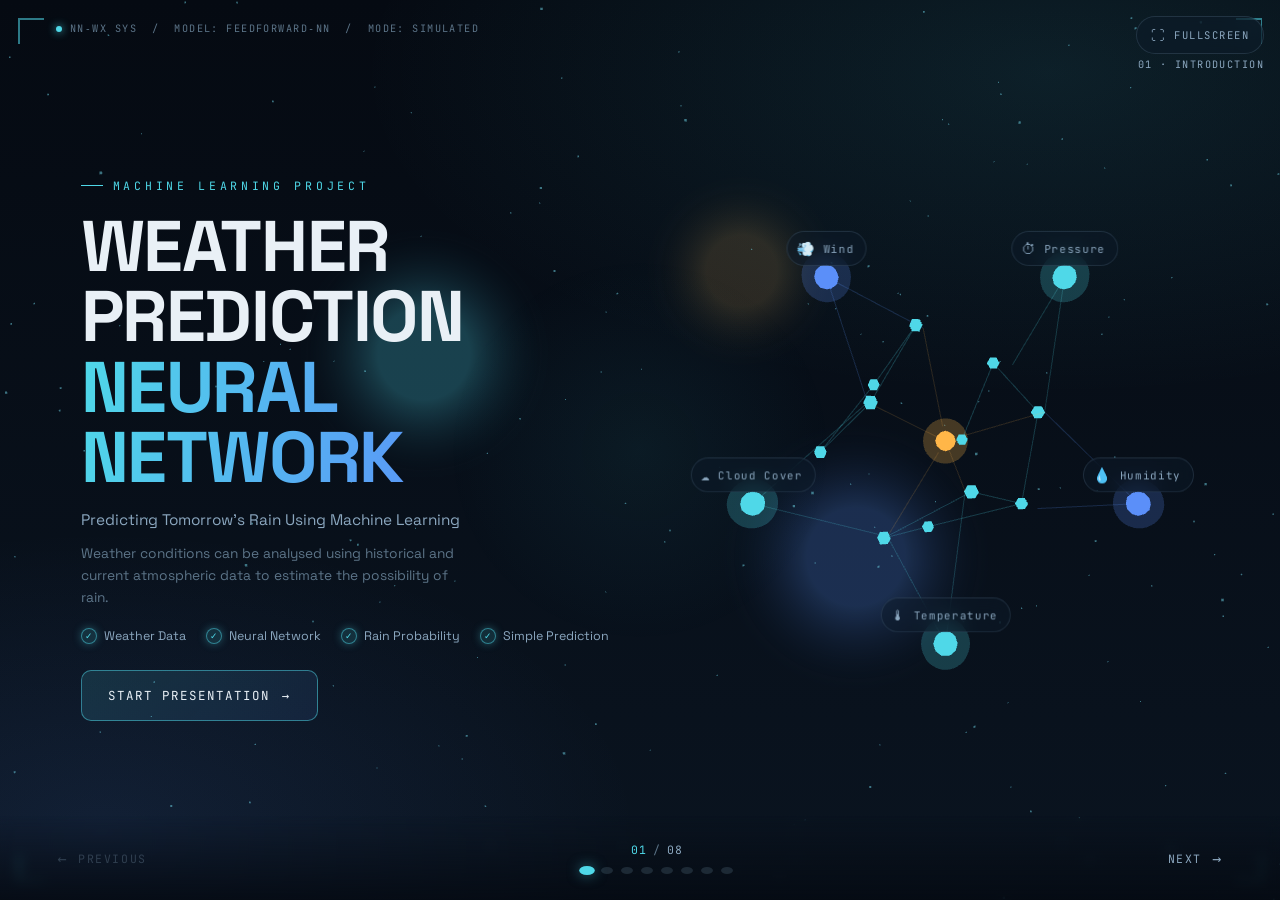
<file: weather-nn-presentation/index.html>
<!DOCTYPE html>
<html lang="en">
<head>
<meta charset="UTF-8">
<meta name="viewport" content="width=device-width, initial-scale=1, viewport-fit=cover">
<meta name="color-scheme" content="dark">
<title>Weather Prediction Neural Network — College Project Presentation</title>
<link rel="stylesheet" href="style.css">
</head>
<body data-active-slide="1">

  <!-- Loader -->
  <div id="loader">
    <div class="loader-mark">NN&#8209;WX</div>
    <div class="loader-track"><div class="loader-bar"></div></div>
    <div class="loader-text">CALIBRATING INSTRUMENTS…</div>
  </div>

  <!-- Ambient 3D background, persists across all slides -->
  <canvas id="bg-canvas"></canvas>

  <!-- Signature HUD chrome -->
  <div class="hud-frame" aria-hidden="true">
    <span class="hud-corner hud-corner--tl"></span>
    <span class="hud-corner hud-corner--tr"></span>
    <span class="hud-corner hud-corner--bl"></span>
    <span class="hud-corner hud-corner--br"></span>
  </div>
  <div class="hud-strip hud-strip--left" aria-hidden="true">
    <span class="hud-dot"></span> NN&#8209;WX SYS &nbsp;/&nbsp; MODEL: FEEDFORWARD&#8209;NN &nbsp;/&nbsp; MODE: SIMULATED
  </div>
  <div class="hud-strip hud-strip--right" aria-hidden="true">
    <span id="hud-slide-name">INTRODUCTION</span>
  </div>

  <button id="fullscreen-btn" class="hud-btn" type="button" aria-label="Toggle fullscreen presentation">
    <span class="hud-btn-icon">&#9974;</span> <span class="hud-btn-label">FULLSCREEN</span>
  </button>

  <div id="cursor-glow" aria-hidden="true"></div>

  <!-- Projected 3D-node labels live here (never inside a transformed/animated
       ancestor, so position:fixed stays viewport-relative) -->
  <div id="label-layer" aria-hidden="true">
    <div class="node-label" data-node="temperature" data-slide="1"><span class="node-ico">&#127777;</span>Temperature</div>
    <div class="node-label" data-node="humidity" data-slide="1"><span class="node-ico">&#128167;</span>Humidity</div>
    <div class="node-label" data-node="pressure" data-slide="1"><span class="node-ico">&#9201;</span>Pressure</div>
    <div class="node-label" data-node="wind" data-slide="1"><span class="node-ico">&#128168;</span>Wind</div>
    <div class="node-label" data-node="cloud" data-slide="1"><span class="node-ico">&#9729;</span>Cloud Cover</div>

    <div class="net-input-label" data-node="0" data-slide="7">Temperature</div>
    <div class="net-input-label" data-node="1" data-slide="7">Humidity</div>
    <div class="net-input-label" data-node="2" data-slide="7">Pressure</div>
    <div class="net-input-label" data-node="3" data-slide="7">Wind Speed</div>
    <div class="net-input-label" data-node="4" data-slide="7">Cloud Cover</div>
  </div>

  <!-- ============ DECK ============ -->
  <main id="deck">

    <!-- SLIDE 1 — TITLE / INTRODUCTION -->
    <section class="slide" id="slide-1" data-slide="1" aria-label="Introduction">
      <div class="slide-inner slide1-grid">
        <div class="slide1-text">
          <p class="eyebrow" data-reveal="0">Machine Learning Project</p>
          <h1 class="hero-title">
            <span class="line" data-reveal="1">WEATHER PREDICTION</span>
            <span class="line line--accent" data-reveal="2">NEURAL NETWORK</span>
          </h1>
          <p class="hero-subtitle" data-reveal="3">Predicting Tomorrow's Rain Using Machine Learning</p>
          <p class="intro-line" data-reveal="4">Weather conditions can be analysed using historical and current atmospheric data to estimate the possibility of rain.</p>

          <div class="tick-pill-row" data-reveal="5">
            <span class="tick-pill"><span class="tick-mark">&#10003;</span>Weather Data</span>
            <span class="tick-pill"><span class="tick-mark">&#10003;</span>Neural Network</span>
            <span class="tick-pill"><span class="tick-mark">&#10003;</span>Rain Probability</span>
            <span class="tick-pill"><span class="tick-mark">&#10003;</span>Simple Prediction</span>
          </div>

          <button class="btn-primary" id="start-btn" type="button" data-reveal="6">
            START PRESENTATION <span class="arrow">→</span>
          </button>
        </div>
        <div class="slide1-visual">
          <canvas id="hero-canvas"></canvas>
        </div>
      </div>
    </section>

    <!-- SLIDE 2 — LITERATURE SURVEY -->
    <section class="slide" id="slide-2" data-slide="2" aria-label="Literature Survey">
      <div class="slide-inner slide2-layout">
        <p class="eyebrow" data-reveal="0">Background</p>
        <h2 class="slide-title" data-reveal="1">Literature Survey</h2>
        <p class="section-lead" data-reveal="2">Before developing my project, I studied different approaches used for weather prediction.</p>

        <div class="lit-cards">
          <div class="glass-card lit-card" data-reveal="3">
            <span class="card-num">CARD 01</span>
            <h3 class="lit-card-title">Traditional Methods</h3>
            <ul class="tick-list">
              <li class="tick-item"><span class="tick-mark">&#10003;</span>Historical weather observations</li>
              <li class="tick-item"><span class="tick-mark">&#10003;</span>Statistical analysis</li>
              <li class="tick-item"><span class="tick-mark">&#10003;</span>Rule-based prediction</li>
            </ul>
          </div>
          <div class="glass-card lit-card" data-reveal="4">
            <span class="card-num">CARD 02</span>
            <h3 class="lit-card-title">Machine Learning</h3>
            <ul class="tick-list">
              <li class="tick-item"><span class="tick-mark">&#10003;</span>Uses multiple weather features</li>
              <li class="tick-item"><span class="tick-mark">&#10003;</span>Learns patterns from data</li>
              <li class="tick-item"><span class="tick-mark">&#10003;</span>Supports prediction tasks</li>
            </ul>
          </div>
          <div class="glass-card lit-card" data-reveal="5">
            <span class="card-num">CARD 03</span>
            <h3 class="lit-card-title">Neural Networks</h3>
            <ul class="tick-list">
              <li class="tick-item"><span class="tick-mark">&#10003;</span>Learns complex relationships</li>
              <li class="tick-item"><span class="tick-mark">&#10003;</span>Handles multiple inputs</li>
              <li class="tick-item"><span class="tick-mark">&#10003;</span>Produces probability-based output</li>
            </ul>
          </div>
        </div>

        <div class="flow-strip" data-reveal="6">
          <span class="flow-step is-lit">Historical Data</span>
          <span class="flow-arrow">→</span>
          <span class="flow-step">Statistical Methods</span>
          <span class="flow-arrow">→</span>
          <span class="flow-step">Machine Learning</span>
          <span class="flow-arrow">→</span>
          <span class="flow-step">Neural Network</span>
        </div>
         <p class="note-line" data-reveal="7">The first is traditional weather prediction, which uses atmospheric measurements and mathematical forecasting methods.</p>
          <p class="note-line" data-reveal="7">The second is Machine Learning, where the computer learns patterns from historical weather data.</p>

        <p class="note-line" data-reveal="7">The third is Neural Networks, which can learn complex relationships between multiple weather parameters.</p>
      </div>
    </section>

    <!-- SLIDE 3 — PROBLEM STATEMENT + OBJECTIVES -->
    <section class="slide" id="slide-3" data-slide="3" aria-label="Problem Statement and Objectives">
      <div class="slide-inner slide3-layout">
        <p class="eyebrow" data-reveal="0">Problem Statement</p>
        <h2 class="statement" data-reveal="1">Can we predict tomorrow's rain from today's weather conditions?</h2>

        <div class="problem-grid">
          <div class="problem-visual" data-reveal="2">
            <div class="orbit">
              <div class="orbit-core">
                <span class="orbit-core-ring"></span>
                <span class="orbit-core-glow"></span>
              </div>
              <div class="param-node param-node--1"><span class="flow-dot"></span><span class="param-ico">&#127777;</span><span class="param-label">Temperature</span></div>
              <div class="param-node param-node--2"><span class="flow-dot"></span><span class="param-ico">&#128167;</span><span class="param-label">Humidity</span></div>
              <div class="param-node param-node--3"><span class="flow-dot"></span><span class="param-ico">&#9201;</span><span class="param-label">Pressure</span></div>
              <div class="param-node param-node--4"><span class="flow-dot"></span><span class="param-ico">&#128168;</span><span class="param-label">Wind Speed</span></div>
              <div class="param-node param-node--5"><span class="flow-dot"></span><span class="param-ico">&#9729;</span><span class="param-label">Cloud Cover</span></div>
            </div>
            <div class="flow-strip">
              <span class="flow-step is-lit">Weather Data</span>
              <span class="flow-arrow">→</span>
              <span class="flow-step">Analysis</span>
              <span class="flow-arrow">→</span>
              <span class="flow-step">Rain Prediction</span>
            </div>
          </div>

          <div class="glass-card objectives-card" data-reveal="3">
            <span class="card-eyebrow">Objectives</span>
            <ul class="tick-list">
              <li class="tick-item"><span class="tick-mark">&#10003;</span>Analyse important weather parameters</li>
              <li class="tick-item"><span class="tick-mark">&#10003;</span>Prepare data for prediction</li>
              <li class="tick-item"><span class="tick-mark">&#10003;</span>Build a neural-network model</li>
              <li class="tick-item"><span class="tick-mark">&#10003;</span>Estimate rain probability</li>
              <li class="tick-item"><span class="tick-mark">&#10003;</span>Present a simple rain / no-rain result</li>
            </ul>
          </div>
        </div>
      </div>
    </section>

    <!-- SLIDE 4 — SCOPE & LIMITATIONS -->
    <section class="slide" id="slide-4" data-slide="4" aria-label="Scope and Limitations">
      <div class="slide-inner slide4-layout">
        <p class="eyebrow" data-reveal="0">Project Boundaries</p>
        <h2 class="slide-title" data-reveal="1">Scope</h2>

        <div class="two-col">
          <div class="glass-card scope-panel" data-reveal="2">
            <div class="panel-header">
              <span class="panel-icon panel-icon--ok">&#10003;</span>
              <span class="card-eyebrow">Scope</span>
            </div>
            <ul class="tick-list">
              <li class="tick-item"><span class="tick-mark">&#10003;</span>Weather-based prediction</li>
              <li class="tick-item"><span class="tick-mark">&#10003;</span>Multiple atmospheric inputs</li>
              <li class="tick-item"><span class="tick-mark">&#10003;</span>Neural-network learning</li>
              <li class="tick-item"><span class="tick-mark">&#10003;</span>Rain probability estimation</li>
              <li class="tick-item"><span class="tick-mark">&#10003;</span>Educational ML demonstration</li>
            </ul>
          </div>
          <div class="glass-card limit-panel" data-reveal="3">
          </div>
        </div>

        <div class="flow-strip" data-reveal="4">
          <span class="flow-step is-lit">Input Weather</span>
          <span class="flow-arrow">→</span>
          <span class="flow-step">Neural Network</span>
          <span class="flow-arrow">→</span>
          <span class="flow-step">Probability</span>
          <span class="flow-arrow">→</span>
          <span class="flow-step">Rain / No Rain</span>
        </div>
      </div>
    </section>

    <!-- SLIDE 5 — SOFTWARE & HARDWARE REQUIREMENTS -->
    <section class="slide" id="slide-5" data-slide="5" aria-label="Software and Hardware Requirements">
      <div class="slide-inner slide5-layout">
        <p class="eyebrow" data-reveal="0">Project Setup</p>
        <h2 class="slide-title" data-reveal="1">Requirements</h2>

        <div class="two-col">
          <div class="glass-card req-panel" data-reveal="2">
            <span class="card-eyebrow">Software Requirements</span>
            <ul class="tick-list">
              <li class="tick-item"><span class="tick-mark">&#10003;</span>Python</li>
              <li class="tick-item"><span class="tick-mark">&#10003;</span>Machine Learning / Neural Network libraries</li>
              <li class="tick-item"><span class="tick-mark">&#10003;</span>HTML</li>
              <li class="tick-item"><span class="tick-mark">&#10003;</span>CSS</li>
              <li class="tick-item"><span class="tick-mark">&#10003;</span>JavaScript</li>
              <li class="tick-item"><span class="tick-mark">&#10003;</span>Three.js</li>
              <li class="tick-item"><span class="tick-mark">&#10003;</span>Modern Web Browser</li>
            </ul>
          </div>
          <div class="glass-card req-panel" data-reveal="3">
            <span class="card-eyebrow">Hardware Requirements</span>
            <ul class="tick-list">
              <li class="tick-item"><span class="tick-mark">&#10003;</span>Computer / Laptop</li>
              <li class="tick-item"><span class="tick-mark">&#10003;</span>Basic Processor</li>
              <li class="tick-item"><span class="tick-mark">&#10003;</span>4 GB+ RAM recommended</li>
              <li class="tick-item"><span class="tick-mark">&#10003;</span>Keyboard / Mouse</li>
              <li class="tick-item"><span class="tick-mark">&#10003;</span>Internet connection if external resources are used</li>
            </ul>
          </div>
        </div>

        <div class="req-icons" data-reveal="4">
          <div class="req-icon-item"><span class="req-icon-badge">&#128187;</span><span>Laptop</span></div>
          <div class="req-icon-item"><span class="req-icon-badge">&#128013;</span><span>Python</span></div>
          <div class="req-icon-item"><span class="req-icon-badge">&#127760;</span><span>Browser</span></div>
          <div class="req-icon-item"><span class="req-icon-badge">&#129504;</span><span>Neural Network</span></div>
          <div class="req-icon-item"><span class="req-icon-badge">&#9651;</span><span>Three.js</span></div>
        </div>

        <p class="tagline-mono" data-reveal="5">LIGHTWEIGHT &bull; INTERACTIVE &bull; PRESENTATION READY</p>
      </div>
    </section>

    <!-- SLIDE 6 — METHODOLOGY / SYSTEM WORKFLOW -->
    <section class="slide" id="slide-6" data-slide="6" aria-label="Methodology and System Workflow">
      <div class="slide-inner slide6-layout">
        <p class="eyebrow" data-reveal="0">Methodology</p>
        <h2 class="slide-title" data-reveal="1">How The System Works</h2>

        <div class="pipeline-wrap" data-reveal="2">
          <div class="pipeline-track" id="pipeline-track">
            <div class="data-particle" id="data-particle"></div>

            <div class="stage" data-stage="0">
              <span class="stage-check">&#10003;</span>
              <div class="stage-icon">&#128225;</div>
              <div class="stage-label">Weather Data</div>
              <div class="stage-sub">Collect</div>
            </div>
            <div class="pipe-seg"></div>
            <div class="stage" data-stage="1">
              <span class="stage-check">&#10003;</span>
              <div class="stage-icon">&#129513;</div>
              <div class="stage-label">Preprocessing</div>
              <div class="stage-sub">Clean</div>
            </div>
            <div class="pipe-seg"></div>
            <div class="stage" data-stage="2">
              <span class="stage-check">&#10003;</span>
              <div class="stage-icon">&#128202;</div>
              <div class="stage-label">Feature Scaling</div>
              <div class="stage-sub">Transform</div>
            </div>
            <div class="pipe-seg"></div>
            <div class="stage" data-stage="3">
              <span class="stage-check">&#10003;</span>
              <div class="stage-icon">&#129504;</div>
              <div class="stage-label">Neural Network</div>
              <div class="stage-sub">Learn</div>
            </div>
            <div class="pipe-seg"></div>
            <div class="stage" data-stage="4">
              <span class="stage-check">&#10003;</span>
              <div class="stage-icon">&#127783;&#65039;</div>
              <div class="stage-label">Rain Probability</div>
              <div class="stage-sub">Predict</div>
            </div>
            <div class="pipe-seg"></div>
            <div class="stage" data-stage="5">
              <span class="stage-check">&#10003;</span>
              <div class="stage-icon">&#9878;&#65039;</div>
              <div class="stage-label">Rain / No Rain</div>
              <div class="stage-sub">Decide</div>
            </div>
          </div>
        </div>

        <div class="flow-strip flow-strip--story" data-reveal="3">
          <span class="flow-step is-lit">Weather</span>
          <span class="flow-arrow">→</span>
          <span class="flow-step">Data</span>
          <span class="flow-arrow">→</span>
          <span class="flow-step">Processing</span>
          <span class="flow-arrow">→</span>
          <span class="flow-step">Neural Network</span>
          <span class="flow-arrow">→</span>
          <span class="flow-step">Analysis</span>
          <span class="flow-arrow">→</span>
          <span class="flow-step">Prediction</span>
        </div>
      </div>
    </section>

    <!-- SLIDE 7 — NEURAL NETWORK + TESTING + DEMO RESULT -->
    <section class="slide" id="slide-7" data-slide="7" aria-label="Neural Network and Testing">
      <div class="slide-inner slide7-layout">
        <p class="eyebrow" data-reveal="0">Model &amp; Verification</p>
        <h2 class="slide-title" data-reveal="1">Neural Network &amp; Testing</h2>

        <div class="network-wrap network-wrap--compact" data-reveal="2">
          <canvas id="main-net-canvas"></canvas>

          <div class="layer-label layer-label--input">
            <span class="layer-label-title">Input Layer</span>
          </div>
          <div class="layer-label layer-label--hidden">
            <span class="layer-label-title">Hidden Layer</span>
            <span class="layer-label-sub">ReLU</span>
          </div>
          <div class="layer-label layer-label--output">
            <span class="layer-label-title">Output Layer</span>
            <span class="layer-label-sub">Sigmoid</span>
          </div>

          <div class="formula-badge formula-badge--left">ReLU(x) = max(0, x)</div>
          <div class="formula-badge formula-badge--right">
            <div>Sigmoid(x) = 1 / (1 + e<sup>&minus;x</sup>)</div>
            <div class="formula-result-tag">Rain Probability</div>
          </div>
        </div>

        <div class="nn-bottom-grid" data-reveal="3">
          <div class="glass-card demo-card">
            <div class="demo-tag">DEMO PREDICTION</div>
            <div class="demo-inputs-compact">
              <div class="input-row input-row--compact"><span>Temperature</span><span class="mono">28°C</span></div>
              <div class="input-row input-row--compact"><span>Humidity</span><span class="mono">75%</span></div>
              <div class="input-row input-row--compact"><span>Pressure</span><span class="mono">1008 hPa</span></div>
              <div class="input-row input-row--compact"><span>Wind Speed</span><span class="mono">14 km/h</span></div>
              <div class="input-row input-row--compact"><span>Cloud Cover</span><span class="mono">82%</span></div>
            </div>

            <div class="process-status process-status-sm" id="process-status">
              <span id="process-status-text">ANALYSING</span><span class="dots"><span>.</span><span>.</span><span>.</span></span>
            </div>

            <div class="result-inline" id="result-panel">
              <div class="gauge-wrap">
                <svg class="gauge" viewBox="0 0 200 200" id="gauge-svg">
                  <circle class="gauge-track" cx="100" cy="100" r="86"></circle>
                  <circle class="gauge-fill" id="gauge-fill" cx="100" cy="100" r="86"></circle>
                </svg>
                <div class="gauge-readout">
                  <span class="gauge-value"><span id="gauge-number">0</span>%</span>
                  <span class="gauge-caption">Rain Probability</span>
                </div>
              </div>
              <div class="result-inline-text">
                <div class="risk-tag" id="risk-tag">HIGH RISK</div>
                <div class="risk-line">Rain Tomorrow: <strong>YES</strong></div>
              </div>
            </div>

            <p class="demo-disclaimer">Example values for presentation only.</p>
          </div>

          <div class="glass-card testing-card">
            <span class="card-eyebrow">Testing</span>
            <ul class="tick-list">
              <li class="tick-item" data-reveal="4"><span class="tick-mark">&#10003;</span>Input values accepted</li>
              <li class="tick-item" data-reveal="5"><span class="tick-mark">&#10003;</span>Data flow verified</li>
              <li class="tick-item" data-reveal="6"><span class="tick-mark">&#10003;</span>Neural-network flow verified</li>
              <li class="tick-item" data-reveal="7"><span class="tick-mark">&#10003;</span>Probability output displayed</li>
              <li class="tick-item" data-reveal="8"><span class="tick-mark">&#10003;</span>Final prediction displayed</li>
            </ul>
          </div>
        </div>
      </div>
    </section>

    <!-- SLIDE 8 — RESULT & CONCLUSION -->
    <section class="slide" id="slide-8" data-slide="8" aria-label="Result and Conclusion">
      <div class="slide-inner slide8-layout">
        <p class="eyebrow" data-reveal="0">Result &amp; Conclusion</p>
        <h2 class="slide-title" data-reveal="1">Result &amp; Conclusion</h2>

        <div class="conclusion-grid" data-reveal="2">
          <div class="point-card"><span class="point-num">01</span><span class="point-label">Weather Data</span></div>
          <div class="point-card"><span class="point-num">02</span><span class="point-label">Neural Network</span></div>
          <div class="point-card"><span class="point-num">03</span><span class="point-label">Rain Probability</span></div>
          <div class="point-card"><span class="point-num">04</span><span class="point-label">Prediction</span></div>
        </div>

        <div class="glass-card result-card" data-reveal="3">
          <span class="card-eyebrow">Result</span>
          <ul class="tick-list result-tick-grid">
            <li class="tick-item"><span class="tick-mark">&#10003;</span>Weather parameters are converted into model inputs</li>
            <li class="tick-item"><span class="tick-mark">&#10003;</span>Neural network processes the input features</li>
            <li class="tick-item"><span class="tick-mark">&#10003;</span>Probability-based output is generated</li>
            <li class="tick-item"><span class="tick-mark">&#10003;</span>Final result is presented as Rain / No Rain</li>
          </ul>
        </div>

        <p class="conclusion-statement" data-reveal="4">Machine Learning transforms atmospheric data into an understandable rain prediction.</p>

        <div class="flow-strip flow-strip--tagline" data-reveal="5">
          <span class="flow-step is-lit">Weather</span>
          <span class="flow-arrow">→</span>
          <span class="flow-step">Data</span>
          <span class="flow-arrow">→</span>
          <span class="flow-step">AI</span>
          <span class="flow-arrow">→</span>
          <span class="flow-step">Prediction</span>
        </div>

        <button class="btn-primary" id="restart-btn" type="button" data-reveal="6">
          RESTART PRESENTATION <span class="arrow">&#8635;</span>
        </button>

        <p class="thank-you" data-reveal="7">Thank You</p>
      </div>
    </section>

  </main>

  <!-- ============ NAVIGATION ============ -->
  <nav id="nav-bar" aria-label="Presentation navigation">
    <button id="prev-btn" class="nav-btn" type="button" aria-label="Previous slide">
      <span class="nav-btn-arrow">&#8592;</span><span class="nav-btn-text">Previous</span>
    </button>

    <div class="nav-center">
      <span class="nav-counter"><span id="counter-current">01</span><span class="nav-counter-sep">/</span><span id="counter-total">08</span></span>
      <div class="nav-dots" id="nav-dots"></div>
    </div>

    <button id="next-btn" class="nav-btn" type="button" aria-label="Next slide">
      <span class="nav-btn-text">Next</span><span class="nav-btn-arrow">&#8594;</span>
    </button>
  </nav>

  <script src="three.min.js" defer></script>
  <script src="script.js" defer></script>
</body>
</html>
</file>
<file: weather-nn-presentation/style.css>
/* =========================================================================
   WEATHER PREDICTION NEURAL NETWORK — presentation stylesheet
   Design system: "instrument panel" — dark atmosphere, cyan/azure signal,
   amber warning accent, glassmorphism panels, radar-HUD chrome.
   8-slide academic project structure.
   ========================================================================= */

/* ---------- Local fonts (fully offline, no CDN) ---------- */
@font-face{font-family:'Space Grotesk';src:url('fonts/space-grotesk-400.woff2') format('woff2');font-weight:400;font-style:normal;font-display:swap;}
@font-face{font-family:'Space Grotesk';src:url('fonts/space-grotesk-500.woff2') format('woff2');font-weight:500;font-style:normal;font-display:swap;}
@font-face{font-family:'Space Grotesk';src:url('fonts/space-grotesk-600.woff2') format('woff2');font-weight:600;font-style:normal;font-display:swap;}
@font-face{font-family:'Space Grotesk';src:url('fonts/space-grotesk-700.woff2') format('woff2');font-weight:700;font-style:normal;font-display:swap;}
@font-face{font-family:'JetBrains Mono';src:url('fonts/jetbrains-mono-400.woff2') format('woff2');font-weight:400;font-style:normal;font-display:swap;}
@font-face{font-family:'JetBrains Mono';src:url('fonts/jetbrains-mono-500.woff2') format('woff2');font-weight:500;font-style:normal;font-display:swap;}
@font-face{font-family:'JetBrains Mono';src:url('fonts/jetbrains-mono-600.woff2') format('woff2');font-weight:600;font-style:normal;font-display:swap;}

/* ---------- Tokens ---------- */
:root{
  --void:#050a12; --void-2:#0a1420; --panel:#0d1a28;
  --ink:#e9f0f6; --mist:#8ba7bf; --mist-dim:#5c7488;
  --cyan:#4fd8e8; --cyan-soft:rgba(79,216,232,.5);
  --azure:#5b8ff9;
  --signal:#ffb648; --signal-soft:rgba(255,182,72,.35);
  --danger:#ff6b6b;
  --line:rgba(148,187,214,.16); --line-soft:rgba(148,187,214,.08);
  --glass:rgba(15,28,42,.46); --glass-strong:rgba(15,28,42,.68);
  --font-display:'Space Grotesk',ui-sans-serif,system-ui,-apple-system,'Segoe UI',sans-serif;
  --font-mono:'JetBrains Mono',ui-monospace,'SFMono-Regular',Menlo,Consolas,monospace;
  --ease-out:cubic-bezier(.16,.84,.32,1);
  --ease-inout:cubic-bezier(.65,0,.35,1);
  --dur-slide:.85s;
  --nav-h:84px;
}

/* ---------- Reset ---------- */
*,*::before,*::after{box-sizing:border-box;}
html,body{height:100%;}
body{margin:0;background:var(--void);color:var(--ink);font-family:var(--font-display);overflow:hidden;-webkit-font-smoothing:antialiased;text-rendering:optimizeLegibility;}
h1,h2,h3,p,ul{margin:0;}
ul{padding:0;list-style:none;}
button{font-family:inherit;cursor:pointer;}
::selection{background:var(--cyan-soft);color:#04121a;}
.mono{font-family:var(--font-mono);font-variant-numeric:tabular-nums;}
a{color:inherit;}

body::before{
  content:'';position:fixed;inset:0;z-index:0;
  background:
    radial-gradient(ellipse 90% 60% at 82% 8%, rgba(79,216,232,.10), transparent 60%),
    radial-gradient(ellipse 70% 55% at 8% 92%, rgba(91,143,249,.10), transparent 60%),
    linear-gradient(180deg,var(--void) 0%,var(--void-2) 100%);
  pointer-events:none;
}
#bg-canvas{position:fixed;inset:0;width:100%;height:100%;z-index:1;display:block;}

/* =========================================================================
   LOADER
   ========================================================================= */
#loader{position:fixed;inset:0;z-index:200;display:flex;flex-direction:column;align-items:center;justify-content:center;gap:18px;background:var(--void);transition:opacity .6s var(--ease-out),visibility .6s;}
#loader.is-hidden{opacity:0;visibility:hidden;pointer-events:none;}
.loader-mark{font-family:var(--font-mono);letter-spacing:.35em;font-size:.85rem;color:var(--cyan);padding-left:.35em;}
.loader-track{width:220px;height:2px;background:var(--line);border-radius:2px;overflow:hidden;}
.loader-bar{width:40%;height:100%;background:linear-gradient(90deg,transparent,var(--cyan),transparent);animation:loaderSweep 1.1s ease-in-out infinite;}
@keyframes loaderSweep{0%{transform:translateX(-120%);}100%{transform:translateX(340%);}}
.loader-text{font-family:var(--font-mono);font-size:.68rem;letter-spacing:.2em;color:var(--mist-dim);}

/* =========================================================================
   HUD CHROME
   ========================================================================= */
.hud-frame{position:fixed;inset:0;z-index:40;pointer-events:none;}
.hud-corner{position:absolute;width:26px;height:26px;opacity:.55;}
.hud-corner::before,.hud-corner::after{content:'';position:absolute;background:var(--cyan);}
.hud-corner::before{width:100%;height:1.5px;} .hud-corner::after{width:1.5px;height:100%;}
.hud-corner--tl{top:18px;left:18px;} .hud-corner--tl::before,.hud-corner--tl::after{top:0;left:0;}
.hud-corner--tr{top:18px;right:18px;} .hud-corner--tr::before{top:0;right:0;} .hud-corner--tr::after{top:0;right:0;}
.hud-corner--bl{bottom:18px;left:18px;} .hud-corner--bl::before{bottom:0;left:0;} .hud-corner--bl::after{bottom:0;left:0;}
.hud-corner--br{bottom:18px;right:18px;} .hud-corner--br::before{bottom:0;right:0;} .hud-corner--br::after{bottom:0;right:0;}

.hud-strip{position:fixed;top:22px;z-index:41;font-family:var(--font-mono);font-size:.64rem;letter-spacing:.14em;color:var(--mist-dim);white-space:nowrap;display:flex;align-items:center;gap:8px;pointer-events:none;}
.hud-strip--left{left:56px;}
.hud-strip--right{top:58px;right:16px;color:var(--mist);}
.hud-dot{width:6px;height:6px;border-radius:50%;background:var(--cyan);box-shadow:0 0 8px var(--cyan);animation:hudBlink 2.4s ease-in-out infinite;}
@keyframes hudBlink{0%,100%{opacity:1;}50%{opacity:.25;}}

.hud-btn{position:fixed;top:16px;right:16px;z-index:50;display:flex;align-items:center;gap:8px;background:var(--glass);border:1px solid var(--line);backdrop-filter:blur(14px);-webkit-backdrop-filter:blur(14px);color:var(--mist);font-family:var(--font-mono);font-size:.66rem;letter-spacing:.14em;padding:9px 14px;border-radius:999px;transition:border-color .25s,color .25s,transform .25s;}
.hud-btn:hover{border-color:var(--cyan-soft);color:var(--cyan);transform:translateY(-1px);}
.hud-btn-icon{font-size:.85rem;}

#cursor-glow{position:fixed;top:0;left:0;width:420px;height:420px;z-index:2;background:radial-gradient(circle,rgba(79,216,232,.06),transparent 65%);transform:translate(-50%,-50%);pointer-events:none;will-change:transform;}
#label-layer{position:fixed;inset:0;z-index:6;pointer-events:none;}

/* =========================================================================
   DECK / SLIDE MECHANICS
   ========================================================================= */
#deck{position:fixed;inset:0;z-index:5;padding-bottom:var(--nav-h);}
.slide{position:absolute;inset:0;display:flex;align-items:center;justify-content:center;padding:0 6vw;padding-top:66px;padding-bottom:var(--nav-h);opacity:0;pointer-events:none;transform:translateX(0) scale(1);filter:blur(0);transition:transform var(--dur-slide) var(--ease-inout),opacity .6s ease,filter .6s ease;z-index:1;}
.slide.no-anim{transition:none !important;}
.slide.is-current{opacity:1;pointer-events:auto;transform:translateX(0) scale(1);filter:blur(0);z-index:5;}
.slide.pos-left{opacity:0;transform:translateX(-7%) scale(.97);filter:blur(16px);z-index:2;}
.slide.pos-right{opacity:0;transform:translateX(7%) scale(.97);filter:blur(16px);z-index:2;}

.slide-inner{
  width:100%;max-width:1320px;margin:0 auto;
  max-height:calc(100vh - var(--nav-h) - 66px - 16px);
  overflow-y:auto; overflow-x:hidden;
  padding:6px 4px;
  scrollbar-width:thin; scrollbar-color:var(--cyan-soft) transparent;
}
.slide-inner::-webkit-scrollbar{width:6px;}
.slide-inner::-webkit-scrollbar-track{background:transparent;}
.slide-inner::-webkit-scrollbar-thumb{background:var(--cyan-soft);border-radius:3px;}

[data-reveal]{opacity:0;transform:translateY(26px);transition:opacity .75s var(--ease-out),transform .75s var(--ease-out);}
[data-reveal].is-visible{opacity:1;transform:translateY(0);}

/* ---------- shared typography / labels ---------- */
.eyebrow{font-family:var(--font-mono);font-size:.72rem;letter-spacing:.32em;text-transform:uppercase;color:var(--cyan);margin-bottom:18px;display:inline-flex;align-items:center;gap:10px;}
.eyebrow::before{content:'';width:22px;height:1px;background:var(--cyan);}
.slide-title{font-size:clamp(2rem,4vw,3.1rem);font-weight:600;letter-spacing:-.01em;line-height:1.05;margin-bottom:.4em;}
.section-lead{color:var(--mist);font-size:1rem;max-width:52ch;margin-bottom:28px;}
.card-eyebrow{display:block;font-family:var(--font-mono);font-size:.7rem;letter-spacing:.22em;text-transform:uppercase;color:var(--cyan);margin-bottom:14px;}
.card-num{display:block;font-family:var(--font-mono);font-size:.64rem;letter-spacing:.2em;color:var(--mist-dim);margin-bottom:10px;}
.note-line{font-size:.85rem;color:var(--mist-dim);font-style:italic;margin-top:18px;}

/* ---------- buttons ---------- */
.btn-primary{position:relative;display:inline-flex;align-items:center;gap:12px;background:linear-gradient(135deg,rgba(79,216,232,.14),rgba(91,143,249,.10));border:1px solid var(--cyan-soft);color:var(--ink);font-family:var(--font-mono);font-size:.78rem;letter-spacing:.16em;padding:16px 26px;border-radius:10px;overflow:hidden;transition:border-color .3s,transform .3s,box-shadow .3s;}
.btn-primary::before{content:'';position:absolute;inset:0;background:linear-gradient(100deg,transparent,rgba(255,255,255,.14),transparent);transform:translateX(-120%);}
.btn-primary:hover{border-color:var(--cyan);transform:translateY(-2px);box-shadow:0 12px 30px -12px rgba(79,216,232,.45);}
.btn-primary:hover::before{transform:translateX(120%);transition:transform .8s var(--ease-out);}
.btn-primary .arrow{transition:transform .3s;} .btn-primary:hover .arrow{transform:translateX(4px);}

.glass-card{background:var(--glass);border:1px solid var(--line);border-radius:18px;backdrop-filter:blur(18px);-webkit-backdrop-filter:blur(18px);box-shadow:0 20px 60px -30px rgba(0,0,0,.6);padding:24px 26px;}

/* ---------- tick list / tick marks (used across many slides) ---------- */
.tick-mark{
  flex:0 0 auto;width:18px;height:18px;border-radius:50%;
  display:inline-flex;align-items:center;justify-content:center;
  background:rgba(79,216,232,.14);border:1px solid var(--cyan-soft);
  color:var(--cyan);font-size:.62rem;line-height:1;
  box-shadow:0 0 8px rgba(79,216,232,.35);
}
.tick-list{display:flex;flex-direction:column;gap:11px;}
.tick-item{display:flex;align-items:flex-start;gap:10px;font-size:.86rem;color:var(--mist);line-height:1.4;}
.tick-item .tick-mark{margin-top:1px;}

.tick-pill-row{display:flex;flex-wrap:wrap;gap:10px 20px;margin-bottom:26px;}
.tick-pill{display:inline-flex;align-items:center;gap:7px;font-size:.78rem;color:var(--mist);}
.tick-pill .tick-mark{width:16px;height:16px;font-size:.55rem;}

/* ---------- flow strip (multi-step arrow flow, reused on several slides) ---------- */
.flow-strip{display:flex;align-items:center;flex-wrap:wrap;gap:10px 14px;font-family:var(--font-mono);font-size:.74rem;letter-spacing:.12em;}
.flow-step{color:var(--mist-dim);transition:color .4s,text-shadow .4s;padding:6px 12px;border:1px solid var(--line);border-radius:999px;}
.flow-step.is-lit{color:var(--cyan);text-shadow:0 0 16px var(--cyan-soft);border-color:var(--cyan-soft);}
.flow-arrow{color:var(--mist-dim);}
.flow-strip--story,.flow-strip--tagline{font-size:.7rem;}

/* =========================================================================
   NAV BAR
   ========================================================================= */
#nav-bar{position:fixed;left:0;right:0;bottom:0;height:var(--nav-h);z-index:60;display:flex;align-items:center;justify-content:space-between;padding:0 clamp(20px,4vw,56px);background:linear-gradient(0deg,rgba(5,10,18,.86),rgba(5,10,18,0));backdrop-filter:blur(6px);}
.nav-btn{display:flex;align-items:center;gap:10px;background:transparent;border:none;color:var(--mist);font-family:var(--font-mono);font-size:.72rem;letter-spacing:.14em;text-transform:uppercase;padding:10px 6px;transition:color .25s,transform .25s;}
.nav-btn:hover{color:var(--cyan);}
.nav-btn:disabled{opacity:.28;pointer-events:none;}
#prev-btn:hover{transform:translateX(-3px);} #next-btn:hover{transform:translateX(3px);}
.nav-btn-arrow{font-size:.95rem;}
.nav-center{display:flex;flex-direction:column;align-items:center;gap:10px;}
.nav-counter{font-family:var(--font-mono);font-size:.72rem;letter-spacing:.1em;color:var(--mist);}
.nav-counter-sep{margin:0 6px;color:var(--mist-dim);}
#counter-current{color:var(--cyan);}
.nav-dots{display:flex;gap:8px;}
.nav-dot{width:7px;height:7px;border-radius:50%;background:var(--line);border:none;transition:background .3s,transform .3s,box-shadow .3s;}
.nav-dot.is-active{background:var(--cyan);box-shadow:0 0 10px var(--cyan-soft);transform:scale(1.3);}
button:focus-visible,.nav-dot:focus-visible{outline:2px solid var(--cyan);outline-offset:3px;border-radius:6px;}

/* =========================================================================
   SLIDE 1 — TITLE / INTRODUCTION
   ========================================================================= */
.slide1-grid{display:grid;grid-template-columns:1.05fr .95fr;align-items:center;gap:4vw;height:100%;max-height:none;overflow:visible;}
.slide1-text{padding-top:1vh;}
.hero-title{font-size:clamp(2.3rem,5.6vw,4.8rem);font-weight:700;letter-spacing:-.02em;line-height:.98;display:flex;flex-direction:column;margin-bottom:16px;}
.hero-title .line{display:block;}
.hero-title .line--accent{background:linear-gradient(100deg,var(--cyan),var(--azure) 70%);-webkit-background-clip:text;background-clip:text;color:transparent;}
.hero-subtitle{font-size:clamp(.95rem,1.2vw,1.1rem);color:var(--mist);max-width:38ch;line-height:1.55;margin-bottom:10px;}
.intro-line{font-size:.86rem;color:var(--mist-dim);max-width:42ch;line-height:1.6;margin-bottom:20px;}
.slide1-visual{position:relative;height:min(56vh,560px);}
#hero-canvas{position:absolute;inset:0;width:100%;height:100%;}
.node-label{position:fixed;top:0;left:0;display:flex;align-items:center;gap:8px;font-family:var(--font-mono);font-size:.68rem;letter-spacing:.06em;background:var(--glass);border:1px solid var(--line);padding:7px 12px 7px 9px;border-radius:999px;color:var(--mist);white-space:nowrap;opacity:0;transition:opacity .5s ease;backdrop-filter:blur(10px);-webkit-backdrop-filter:blur(10px);z-index:6;}
body[data-active-slide="1"] .node-label[data-slide="1"]{opacity:1;}
.node-ico{font-size:.9rem;}

/* =========================================================================
   SLIDE 2 — LITERATURE SURVEY
   ========================================================================= */
.lit-cards{display:grid;grid-template-columns:repeat(3,1fr);gap:18px;margin-bottom:26px;}
.lit-card-title{font-size:1.05rem;font-weight:600;margin-bottom:14px;}

/* =========================================================================
   SLIDE 3 — PROBLEM + OBJECTIVES
   ========================================================================= */
.statement{font-size:clamp(1.4rem,3vw,2.3rem);font-weight:600;line-height:1.28;max-width:34ch;margin:0 auto 3vh;text-align:center;color:var(--ink);}
.problem-grid{display:grid;grid-template-columns:1.15fr .85fr;gap:28px;align-items:center;}
.problem-visual{display:flex;flex-direction:column;align-items:center;gap:2.5vh;}
.objectives-card{display:flex;flex-direction:column;justify-content:center;}

.orbit{position:relative;width:min(40vh,360px);height:min(40vh,360px);margin:0 auto;}
.orbit-core{position:absolute;top:50%;left:50%;transform:translate(-50%,-50%);width:72px;height:72px;}
.orbit-core-glow{position:absolute;inset:0;border-radius:50%;background:radial-gradient(circle,rgba(79,216,232,.9),rgba(79,216,232,.15) 55%,transparent 72%);filter:blur(2px);animation:corePulse 2.6s ease-in-out infinite;}
@keyframes corePulse{0%,100%{transform:scale(.9);opacity:.85;}50%{transform:scale(1.12);opacity:1;}}
.orbit-core-ring{position:absolute;inset:-14px;border-radius:50%;border:1px dashed var(--cyan-soft);animation:spinSlow 14s linear infinite;}
@keyframes spinSlow{to{transform:rotate(360deg);}}
.spoke{position:absolute;top:50%;left:50%;height:2px;width:44%;transform-origin:0 50%;background-image:linear-gradient(to right,var(--cyan),transparent 70%);background-size:22% 100%;background-repeat:no-repeat;background-position:100% 0;opacity:.55;animation:spokeFlow 2.4s linear infinite;}
@keyframes spokeFlow{0%{background-position:105% 0;}100%{background-position:-25% 0;}}
.param-node{position:absolute;transform:translate(-50%,-50%);display:flex;flex-direction:column;align-items:center;gap:4px;animation:paramFloat 5s ease-in-out infinite;}
.param-node--1{top:6%;left:50%;animation-delay:0s;}
.param-node--2{top:34%;left:90%;animation-delay:.4s;}
.param-node--3{top:82%;left:75%;animation-delay:.8s;}
.param-node--4{top:82%;left:25%;animation-delay:1.2s;}
.param-node--5{top:34%;left:10%;animation-delay:1.6s;}
@keyframes paramFloat{0%,100%{transform:translate(-50%,-50%) translateY(0);}50%{transform:translate(-50%,-50%) translateY(-7px);}}
.param-ico{font-size:1.15rem;width:44px;height:44px;display:flex;align-items:center;justify-content:center;background:var(--glass);border:1px solid var(--line);border-radius:50%;position:relative;}
.flow-dot{position:absolute;top:5px;right:5px;width:5px;height:5px;border-radius:50%;background:var(--cyan);box-shadow:0 0 6px var(--cyan);animation:ledPulse 1.8s ease-in-out infinite;}
@keyframes ledPulse{0%,100%{opacity:.3;}50%{opacity:1;}}
.param-label{font-family:var(--font-mono);font-size:.58rem;letter-spacing:.04em;color:var(--mist);white-space:nowrap;}

/* =========================================================================
   SLIDE 4 / 5 — TWO-COLUMN PANELS (Scope&Limitations, Requirements)
   ========================================================================= */
.two-col{display:grid;grid-template-columns:1fr 1fr;gap:20px;margin-bottom:22px;}
.panel-header{display:flex;align-items:center;gap:10px;margin-bottom:2px;}
.panel-icon{width:26px;height:26px;border-radius:50%;display:flex;align-items:center;justify-content:center;font-size:.8rem;flex:0 0 auto;}
.panel-icon--ok{background:rgba(79,216,232,.14);border:1px solid var(--cyan-soft);color:var(--cyan);}
.panel-icon--warn{background:rgba(255,182,72,.14);border:1px solid var(--signal-soft);color:var(--signal);}
.limit-panel{border-color:var(--signal-soft);}

.req-icons{display:flex;justify-content:center;gap:clamp(18px,4vw,44px);flex-wrap:wrap;margin-bottom:20px;}
.req-icon-item{display:flex;flex-direction:column;align-items:center;gap:8px;font-family:var(--font-mono);font-size:.66rem;color:var(--mist);letter-spacing:.04em;}
.req-icon-badge{width:50px;height:50px;border-radius:50%;display:flex;align-items:center;justify-content:center;font-size:1.3rem;background:var(--glass);border:1px solid var(--line);box-shadow:0 0 18px -6px rgba(79,216,232,.4);}
.tagline-mono{text-align:center;font-family:var(--font-mono);font-size:.68rem;letter-spacing:.24em;color:var(--cyan);}

/* =========================================================================
   SLIDE 6 — METHODOLOGY / PIPELINE
   ========================================================================= */
.pipeline-wrap{margin-top:1vh;overflow-x:auto;padding:12px 4px 22px;}
.pipeline-track{position:relative;display:flex;align-items:stretch;gap:0;min-width:920px;}
.stage{flex:1 1 0;display:flex;flex-direction:column;align-items:center;gap:8px;background:var(--glass);border:1px solid var(--line);border-radius:16px;padding:20px 12px 16px;text-align:center;transition:border-color .4s,box-shadow .4s,transform .4s;position:relative;}
.stage-icon{font-size:1.4rem;}
.stage-label{font-size:.76rem;font-weight:600;letter-spacing:.03em;}
.stage-sub{font-family:var(--font-mono);font-size:.6rem;letter-spacing:.14em;text-transform:uppercase;color:var(--mist-dim);}
.stage.is-active{border-color:var(--cyan-soft);box-shadow:0 0 34px -10px rgba(79,216,232,.55),inset 0 0 0 1px rgba(79,216,232,.2);transform:translateY(-5px);}
.stage.is-active .stage-label{color:var(--cyan);}
.stage.is-passed{border-color:var(--line-soft);opacity:.75;}
.stage-check{position:absolute;top:8px;right:10px;width:16px;height:16px;border-radius:50%;background:rgba(79,216,232,.16);border:1px solid var(--cyan-soft);color:var(--cyan);font-size:.5rem;display:flex;align-items:center;justify-content:center;opacity:0;transform:scale(.4);transition:opacity .35s,transform .35s;}
.stage.is-active .stage-check,.stage.is-passed .stage-check{opacity:1;transform:scale(1);}
.pipe-seg{flex:0 0 40px;align-self:center;height:2px;margin:0 -2px;background:linear-gradient(90deg,var(--line),var(--line));position:relative;top:-12px;transition:background .5s;}
.pipe-seg.is-lit{background:linear-gradient(90deg,var(--cyan),var(--azure));}
.data-particle{position:absolute;top:8px;left:0;width:10px;height:10px;border-radius:50%;background:var(--cyan);box-shadow:0 0 14px 4px var(--cyan-soft);transform:translate(-50%,0);transition:left .65s var(--ease-inout);z-index:3;}

/* =========================================================================
   SLIDE 7 — NEURAL NETWORK + TESTING + DEMO
   ========================================================================= */
.network-wrap{position:relative;width:100%;height:min(58vh,560px);margin-top:1.5vh;}
.network-wrap--compact{height:min(32vh,300px);margin-top:.5vh;}
#main-net-canvas{position:absolute;inset:0;width:100%;height:100%;}
.layer-label{position:absolute;top:4px;font-family:var(--font-mono);font-size:.64rem;letter-spacing:.1em;text-transform:uppercase;color:var(--mist);display:flex;flex-direction:column;gap:2px;pointer-events:none;}
.layer-label-title{color:var(--ink);}
.layer-label-sub{color:var(--cyan);font-size:.6rem;}
.layer-label--input{left:2%;}
.layer-label--hidden{left:50%;transform:translateX(-50%);text-align:center;}
.layer-label--output{right:2%;text-align:right;align-items:flex-end;}
.net-input-label{position:fixed;top:0;left:0;transform:translate(-50%,-50%);font-family:var(--font-mono);font-size:.6rem;letter-spacing:.02em;background:var(--glass);border:1px solid var(--line);border-radius:999px;padding:4px 9px;color:var(--mist);white-space:nowrap;opacity:0;transition:opacity .5s;pointer-events:none;z-index:6;}
body[data-active-slide="7"] .net-input-label[data-slide="7"]{opacity:1;}
.formula-badge{position:absolute;bottom:2%;font-family:var(--font-mono);font-size:.62rem;color:var(--mist);background:var(--glass);border:1px solid var(--line);border-radius:10px;padding:7px 11px;line-height:1.5;}
.formula-badge--left{left:2%;} .formula-badge--right{right:2%;text-align:right;}
.formula-badge sup{color:var(--cyan);}
.formula-result-tag{color:var(--signal);font-size:.6rem;letter-spacing:.1em;margin-top:3px;text-transform:uppercase;}

.nn-bottom-grid{display:grid;grid-template-columns:1.2fr .8fr;gap:18px;margin-top:16px;}
.demo-card{padding:18px 20px;position:relative;}
.demo-tag{display:inline-block;font-family:var(--font-mono);font-size:.58rem;letter-spacing:.18em;color:var(--signal);border:1px solid var(--signal-soft);padding:4px 9px;border-radius:999px;margin-bottom:12px;}
.demo-inputs-compact{display:grid;grid-template-columns:1fr 1fr;gap:2px 18px;margin-bottom:10px;}
.input-row{display:flex;justify-content:space-between;align-items:baseline;padding:10px 0;border-bottom:1px solid var(--line-soft);font-size:.88rem;color:var(--mist);}
.input-row:last-child{border-bottom:none;}
.input-row .mono{color:var(--ink);font-weight:500;}
.input-row--compact{padding:6px 0;font-size:.78rem;border-bottom:none;}
.process-status{font-family:var(--font-mono);letter-spacing:.18em;font-size:.82rem;color:var(--cyan);display:flex;align-items:baseline;gap:2px;transition:opacity .3s;}
.process-status-sm{font-size:.72rem;margin:6px 0;}
.dots span{animation:dotBlink 1.2s infinite;opacity:0;}
.dots span:nth-child(2){animation-delay:.2s;} .dots span:nth-child(3){animation-delay:.4s;}
@keyframes dotBlink{0%,100%{opacity:0;}50%{opacity:1;}}
.process-status.is-fading{opacity:0;}

.result-inline{display:flex;align-items:center;gap:16px;opacity:0;transform:scale(.92);pointer-events:none;transition:opacity .6s var(--ease-out),transform .6s var(--ease-out);margin-top:6px;}
.result-inline.is-visible{opacity:1;transform:scale(1);pointer-events:auto;}
.gauge-wrap{position:relative;width:112px;height:112px;flex:0 0 auto;}
.gauge{position:absolute;inset:0;width:112px;height:112px;transform:rotate(-90deg);}
.gauge-track{fill:none;stroke:var(--line);stroke-width:10;}
.gauge-fill{fill:none;stroke-width:10;stroke-linecap:round;stroke:var(--cyan);stroke-dasharray:540;stroke-dashoffset:540;transition:stroke-dashoffset 1.15s var(--ease-out);filter:drop-shadow(0 0 8px var(--cyan-soft));}
.gauge-readout{position:absolute;top:50%;left:50%;transform:translate(-50%,-50%);display:flex;flex-direction:column;align-items:center;gap:2px;width:100%;text-align:center;}
.gauge-value{font-family:var(--font-mono);font-size:1.3rem;font-weight:600;color:var(--ink);}
.gauge-caption{font-family:var(--font-mono);font-size:.42rem;letter-spacing:.08em;color:var(--mist-dim);text-transform:uppercase;padding:0 4px;}
.result-inline-text{display:flex;flex-direction:column;gap:8px;align-items:flex-start;}
.risk-tag{font-family:var(--font-mono);font-size:.68rem;letter-spacing:.14em;color:var(--signal);border:1px solid var(--signal-soft);border-radius:999px;padding:5px 14px;}
.risk-line{color:var(--mist);font-size:.82rem;}
.risk-line strong{color:var(--ink);}
.demo-disclaimer{font-size:.68rem;color:var(--mist-dim);font-style:italic;margin-top:10px;}
.testing-card{display:flex;flex-direction:column;justify-content:center;}

/* =========================================================================
   SLIDE 8 — CONCLUSION
   ========================================================================= */
.slide8-layout{text-align:center;}
.conclusion-grid{display:grid;grid-template-columns:repeat(4,1fr);gap:16px;margin:1vh auto 22px;max-width:1100px;}
.point-card{background:var(--glass);border:1px solid var(--line);border-radius:16px;padding:22px 14px;display:flex;flex-direction:column;gap:8px;align-items:flex-start;transition:border-color .4s,transform .4s,box-shadow .4s;}
.point-card:hover{border-color:var(--cyan-soft);transform:translateY(-5px);box-shadow:0 20px 40px -22px rgba(79,216,232,.4);}
.point-num{font-family:var(--font-mono);font-size:1.35rem;color:var(--cyan);}
.point-label{font-size:.86rem;color:var(--mist);text-align:left;}
.conclusion-grid.is-visible .point-card{animation:pointIn .6s var(--ease-out) both;}
.conclusion-grid.is-visible .point-card:nth-child(1){animation-delay:.05s;}
.conclusion-grid.is-visible .point-card:nth-child(2){animation-delay:.16s;}
.conclusion-grid.is-visible .point-card:nth-child(3){animation-delay:.27s;}
.conclusion-grid.is-visible .point-card:nth-child(4){animation-delay:.38s;}
@keyframes pointIn{from{opacity:0;transform:translateY(18px);}to{opacity:1;transform:translateY(0);}}

.result-card{max-width:900px;margin:0 auto 20px;text-align:left;}
.result-tick-grid{display:grid;grid-template-columns:1fr 1fr;gap:8px 22px;}
.conclusion-statement{max-width:50ch;margin:0 auto 18px;font-size:clamp(.95rem,1.5vw,1.15rem);color:var(--mist);line-height:1.6;}
.flow-strip--tagline{justify-content:center;margin:0 auto 22px;}
.thank-you{
  margin-top:6px;font-size:clamp(1.6rem,3.2vw,2.4rem);font-weight:600;
  background:linear-gradient(100deg,var(--cyan),var(--azure) 70%);
  -webkit-background-clip:text;background-clip:text;color:transparent;
}

/* =========================================================================
   RESPONSIVE
   ========================================================================= */
@media (max-width:1023px){
  :root{--nav-h:76px;}
  .slide1-grid{grid-template-columns:1fr;gap:2vh;text-align:center;max-height:calc(100vh - var(--nav-h) - 66px - 16px);overflow-y:auto;}
  .slide1-text{padding-top:0;}
  .eyebrow{justify-content:center;}
  .hero-subtitle,.intro-line{margin-left:auto;margin-right:auto;}
  .tick-pill-row{justify-content:center;}
  .slide1-visual{height:34vh;order:2;}
  .node-label{display:none;}

  .lit-cards{grid-template-columns:1fr;}
  .problem-grid{grid-template-columns:1fr;}
  .two-col{grid-template-columns:1fr;}
  .nn-bottom-grid{grid-template-columns:1fr;}
  .demo-inputs-compact{grid-template-columns:1fr 1fr;}
  .result-tick-grid{grid-template-columns:1fr;}

  .conclusion-grid{grid-template-columns:repeat(2,1fr);}
  .point-card{align-items:center;text-align:center;}
  .point-label{text-align:center;}
  .result-card{text-align:center;}

  .net-input-label{display:none;}
  .formula-badge{font-size:.58rem;padding:6px 9px;}
  .hud-strip--left{display:none;}
}

@media (max-width:640px){
  .slide{padding:0 5vw;}
  .orbit{width:74vw;height:74vw;}
  .flow-strip{justify-content:center;font-size:.62rem;gap:6px 8px;}
  .flow-step{padding:5px 9px;}
  .nav-btn-text{display:none;}
  .hud-strip{display:none;}
  .hud-btn-label{display:none;}
  .hud-btn{padding:9px 11px;}
  .hud-btn-icon{font-size:1rem;}
  .hud-corner{width:18px;height:18px;}
  .conclusion-grid{grid-template-columns:1fr 1fr;gap:10px;}
  .point-card{padding:16px 10px;}
  .slide1-visual{height:28vh;}
  #cursor-glow{display:none;}
  .req-icons{gap:16px;}
  .result-inline{flex-direction:column;align-items:flex-start;}
}

@media (max-height:640px) and (min-width:1024px){
  .slide1-visual{height:42vh;}
  .network-wrap--compact{height:26vh;}
}

@media (prefers-reduced-motion:reduce){
  *{animation-duration:.001ms !important;animation-iteration-count:1 !important;transition-duration:.001ms !important;}
}
</file>
